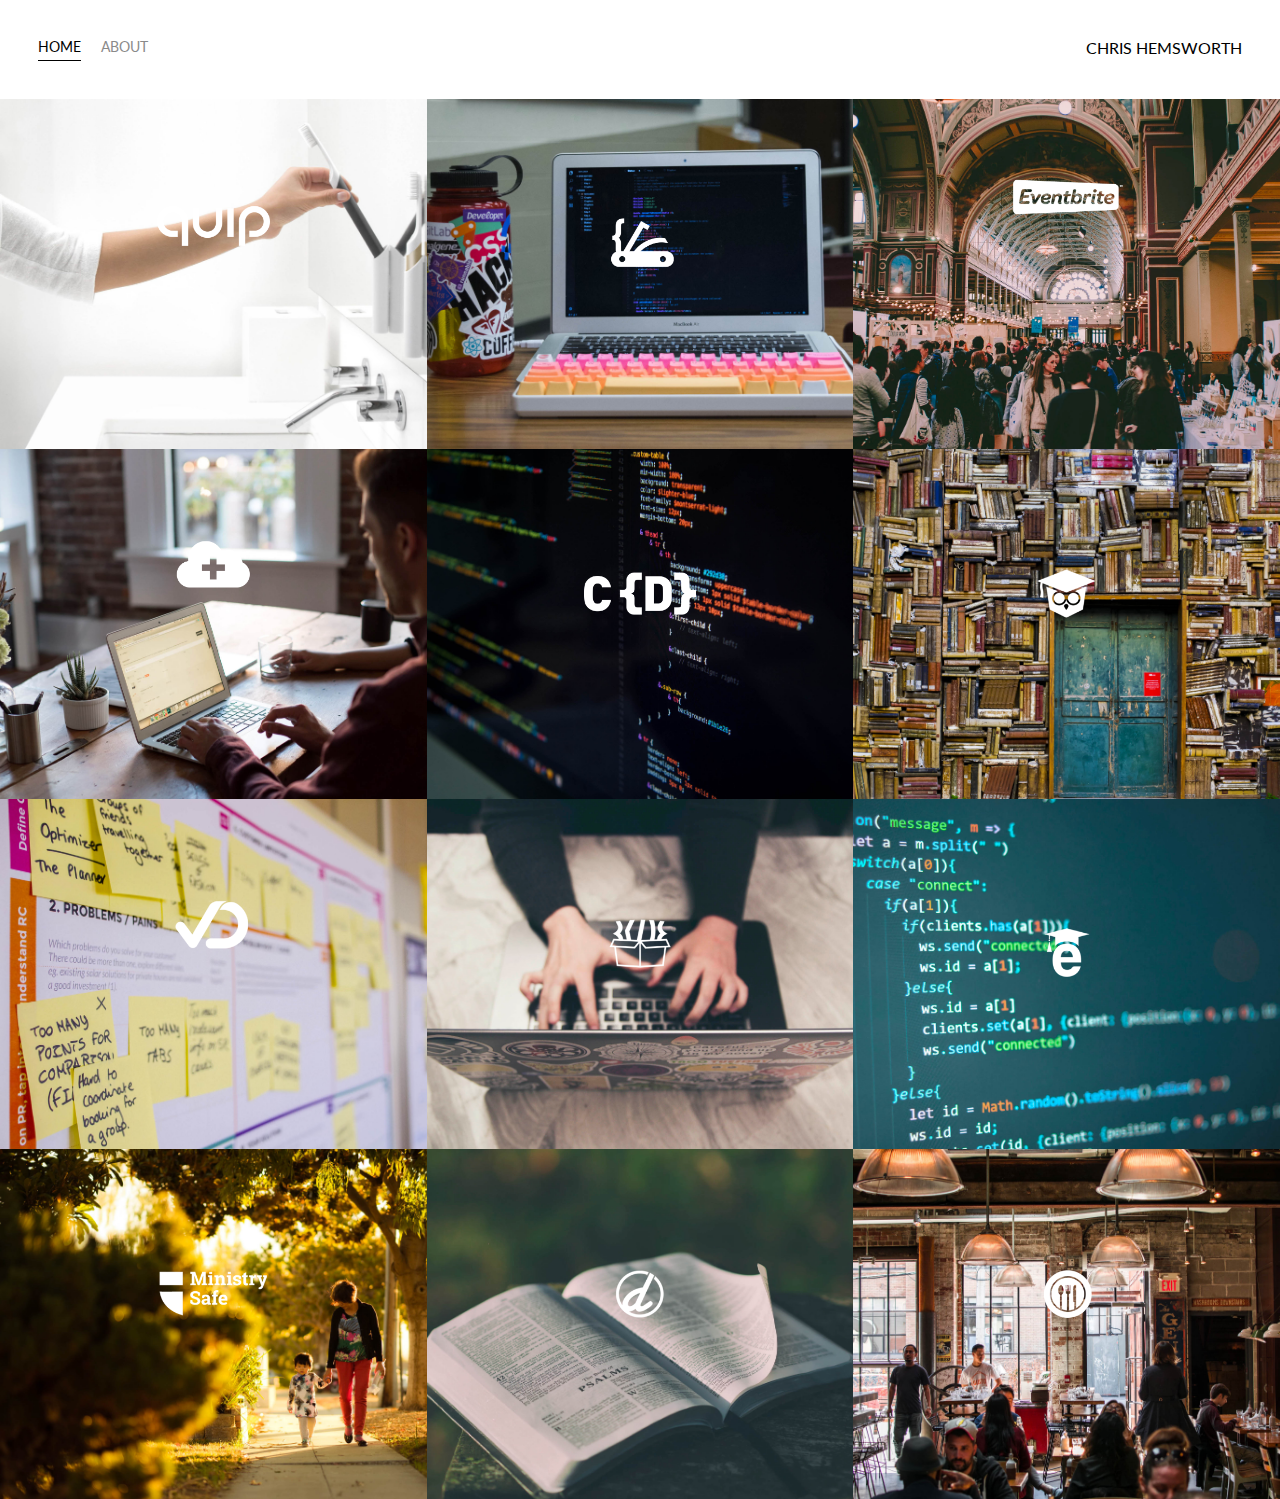
<file: index.html>
<!DOCTYPE html>
<html lang="en">

<head>
    <meta charset="UTF-8">
    <title>Home</title>
    <link href="https://fonts.googleapis.com/css?family=Lato&display=swap" rel="stylesheet">
    <link rel="stylesheet" href="styles.css">
</head>

<body>
    <div class="container">
        <div class="nav-wrapper">
            <div class="left-side">
                <div class="nav-link-wrapper active-nav-link">
                    <a href="index.html">Home</a>
                </div>
                <div class="nav-link-wrapper">

                    <a href="about.html">About</a>
                </div>

            </div>
            <div class="right-side">
                <div class="brand">
                    <div>CHRIS HEMSWORTH</div>
                </div>
            </div>

        </div>

        <div class="content-wrapper">
            <div class="portfolio-items-wrapper">
                <div class="portfolio-item-wrapper">
                    <div class="portfolio-img-background" style="background-image: url(images/portfolio1.jpg)">
                    </div>
                    <div class="img-text-wrapper">
                        <div class="logo-wrapper">
                            <img src="images/logos/quip.png" alt="quip">
                        </div>
                        <div class="subtitle">
                            I built the Quip Ecommerce platform, named a Top 25 Invention by Time Magazine in 2016.
                        </div>
                    </div>
                </div>

                <div class="portfolio-item-wrapper">
                    <div class="portfolio-img-background" style="background-image: url(images/portfolio2.jpg)">
                    </div>
                    <div class="img-text-wrapper">
                        <div class="logo-wrapper">
                            <img src="images/logos/devcamp.png" alt="quip">
                        </div>
                        <div class="subtitle">
                            Coding bootcamp and learning management system.
                        </div>
                    </div>
                </div>

                <div class="portfolio-item-wrapper">
                    <div class="portfolio-img-background" style="background-image: url(images/portfolio3.jpg)">
                    </div>
                    <div class="img-text-wrapper">
                        <div class="logo-wrapper">
                            <img src="images/logos/eventbrite.png" alt="quip">
                        </div>
                        <div class="subtitle">
                            Eventbrite is the leading event management platform on the web with millions of individuals
                            utilizing their applications to find, register or, and management events in numerous
                            industries.
                        </div>
                    </div>
                </div>

                <div class="portfolio-item-wrapper">
                    <div class="portfolio-img-background" style="background-image: url(images/portfolio4.jpg)">
                    </div>
                    <div class="img-text-wrapper">
                        <div class="logo-wrapper">
                            <img src="images/logos/shop-hacker.png" alt="quip">
                        </div>
                        <div class="subtitle">
                            Shop Hacker allows you to easily import digital products such as elearning courses,
                            software, and games directly into your ecommerce store.
                        </div>
                    </div>
                </div>

                <div class="portfolio-item-wrapper">
                    <div class="portfolio-img-background" style="background-image: url(images/portfolio5.jpg)">
                    </div>
                    <div class="img-text-wrapper">
                        <div class="logo-wrapper">
                            <img src="images/logos/crondose.png" alt="quip">
                        </div>
                        <div class="subtitle">
                            Online tutorials and productivity tips.
                        </div>
                    </div>
                </div>

                <div class="portfolio-item-wrapper">
                    <div class="portfolio-img-background" style="background-image: url(images/portfolio6.jpg)">
                    </div>
                    <div class="img-text-wrapper">
                        <div class="logo-wrapper">
                            <img src="images/logos/dailysmarty.png" alt="quip">
                        </div>
                        <div class="subtitle">
                            Keep track of what you learn every day.
                        </div>
                    </div>
                </div>

                <div class="portfolio-item-wrapper">
                    <div class="portfolio-img-background" style="background-image: url(images/portfolio7.jpg)">
                    </div>
                    <div class="img-text-wrapper">
                        <div class="logo-wrapper">
                            <img src="images/logos/dashtrack.png" alt="quip">
                        </div>
                        <div class="subtitle">
                            What you track improves. DashTrack is a journal that makes it easy to track your daily tasks
                            a
                        </div>
                    </div>
                </div>

                <div class="portfolio-item-wrapper">
                    <div class="portfolio-img-background" style="background-image: url(images/portfolio8.jpg)">
                    </div>
                    <div class="img-text-wrapper">
                        <div class="logo-wrapper">
                            <img src="images/logos/devtrunk.png" alt="quip">
                        </div>
                        <div class="subtitle">
                            Online shop for developer happiness.

                        </div>
                    </div>
                </div>

                <div class="portfolio-item-wrapper">
                    <div class="portfolio-img-background" style="background-image: url(images/portfolio9.jpg)">
                    </div>
                    <div class="img-text-wrapper">
                        <div class="logo-wrapper">
                            <img src="images/logos/edutechional.png" alt="quip">
                        </div>
                        <div class="subtitle">
                            Online technology tutorials.
                        </div>
                    </div>
                </div>

                <div class="portfolio-item-wrapper">
                    <div class="portfolio-img-background" style="background-image: url(images/portfolio10.jpg)">
                    </div>
                    <div class="img-text-wrapper">
                        <div class="logo-wrapper">
                            <img src="images/logos/ministry-safe.png" alt="quip">
                        </div>
                        <div class="subtitle">
                            A complete child safety system for organizations.
                        </div>
                    </div>
                </div>

                <div class="portfolio-item-wrapper">
                    <div class="portfolio-img-background" style="background-image: url(images/portfolio11.jpg)">
                    </div>
                    <div class="img-text-wrapper">
                        <div class="logo-wrapper">
                            <img src="images/logos/open-devos.png" alt="quip">
                        </div>
                        <div class="subtitle">
                            Publish and share daily devotionals.
                        </div>
                    </div>
                </div>

                <div class="portfolio-item-wrapper">
                    <div class="portfolio-img-background" style="background-image: url(images/portfolio12.jpg)">
                    </div>
                    <div class="img-text-wrapper">
                        <div class="logo-wrapper">
                            <img src="images/logos/toastability.png" alt="quip">
                        </div>
                        <div class="subtitle">
                            Easy way to manage the digital life of your bar or restaurant.
                        </div>
                    </div>
                </div>
            </div>
        </div>
    </div>

</body>

<script>
    const portfolioItems = document.querySelectorAll('.portfolio-item-wrapper')
    portfolioItems.forEach(portfolioItem => {
        portfolioItem.addEventListener('mouseover', () => {
            portfolioItem.childNodes[1].classList.add('img-darken')
        })

        portfolioItem.addEventListener('mouseout', () => {
            portfolioItem.childNodes[1].classList.remove('img-darken')
        })
    })
</script>

</html>
</file>
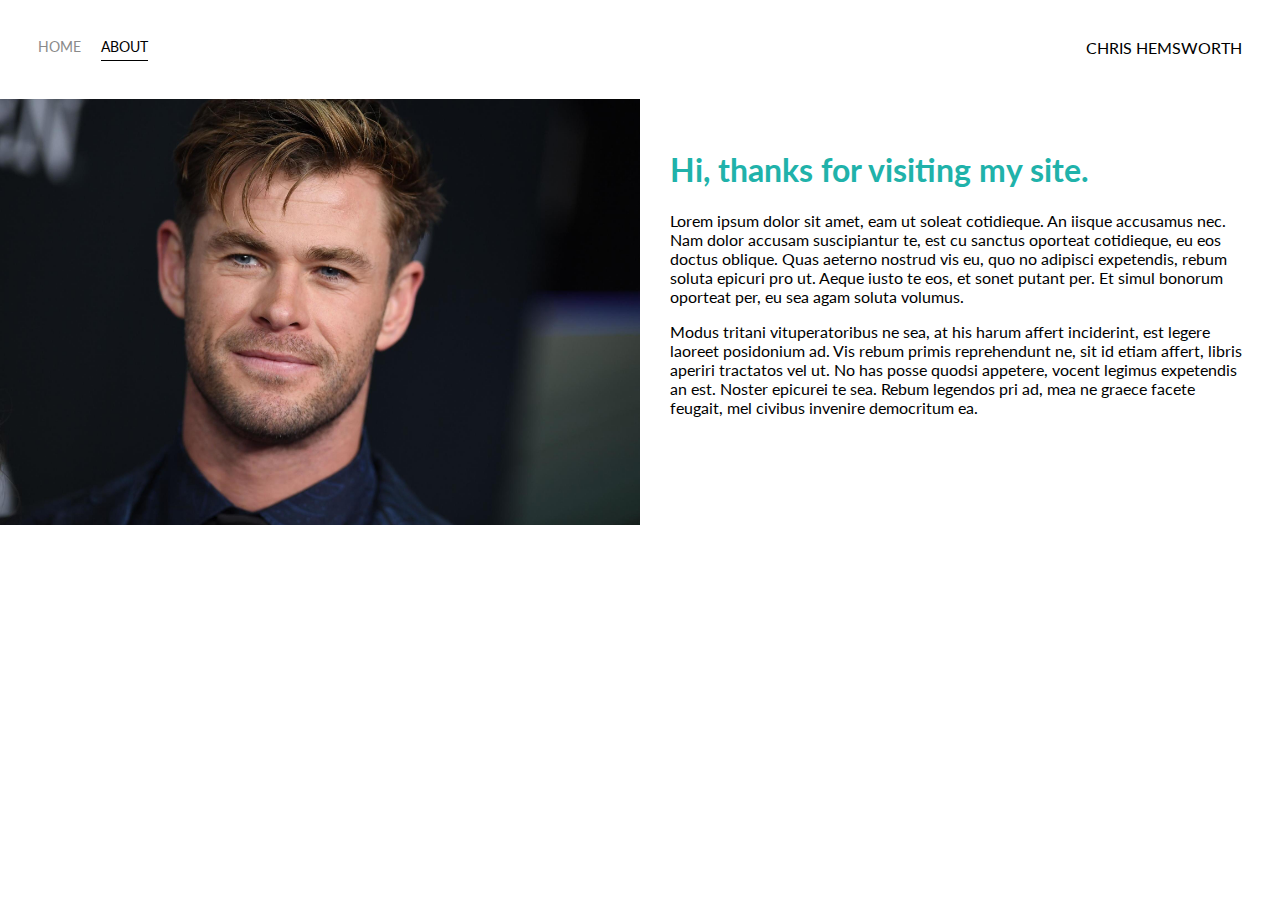
<file: about.html>
<!DOCTYPE html>
<html lang="en">

<head>
    <meta charset="UTF-8">
    <title>About</title>
    <link href="https://fonts.googleapis.com/css?family=Lato&display=swap" rel="stylesheet">
    <link rel="stylesheet" href="styles.css">
</head>

<body>
    <div class="container">
        <div class="nav-wrapper">
            <div class="left-side">
                <div class="nav-link-wrapper">
                    <a href="index.html">Home</a>
                </div>
                <div class="nav-link-wrapper active-nav-link">

                    <a href="about.html">About</a>
                </div>

            </div>
            <div class="right-side">
                <div class="brand">
                    <div>CHRIS HEMSWORTH</div>
                </div>
            </div>

        </div>

        <div class="content-wrapper">
            <div class="two-column-wrapper">
                <div class="profile-image-wrapper">
                    <img src="images/profile.jpg" alt="profile">
                </div>
                <div class="profile-content-wrapper">
                    <h1> Hi, thanks for visiting my site.</h1>
                    <p>Lorem ipsum dolor sit amet, eam ut soleat cotidieque. An iisque accusamus nec. Nam dolor accusam
                        suscipiantur te, est cu sanctus oporteat cotidieque, eu eos doctus oblique. Quas aeterno nostrud
                        vis eu, quo no adipisci expetendis, rebum soluta epicuri pro ut. Aeque iusto te eos, et sonet
                        putant per. Et simul bonorum oporteat per, eu sea agam soluta volumus.</p>

                    <p>Modus tritani vituperatoribus ne sea, at his harum affert inciderint, est legere laoreet
                        posidonium ad. Vis rebum primis reprehendunt ne, sit id etiam affert, libris aperiri tractatos
                        vel ut. No has posse quodsi appetere, vocent legimus expetendis an est. Noster epicurei te sea.
                        Rebum legendos pri ad, mea ne graece facete feugait, mel civibus invenire democritum ea.</p>
                </div>
            </div>
        </div>
    </div>

</body>

</html>
</file>
<file: styles.css>
/*Master  Styles*/
body{
    font-family: "Lato", sans-serif;
    margin: 0px;
}

.container{
    display: grid;
    grid-template-columns: 1fr;
}

/*Nav styles*/

.nav-wrapper{
    display: flex;
    justify-content: space-between;
    padding: 38px;
}

.left-side{
    display: flex;
}

.nav-wrapper > .left-side > div{
    margin-right: 20px;
    font-size: 0.9em;
    text-transform: uppercase;
}

.nav-link-wrapper{
    height: 22px;
    border-bottom: 1px solid transparent;
    transition: border-bottom 0.5s;
}

.nav-link-wrapper a { 
    color: #8a8a8a;
    text-decoration: none;
    transition: color 0.5s;
}

.nav-link-wrapper:hover { 
    border-bottom: 1px solid black;
}

.nav-link-wrapper a:hover { 
    color:  black;
}

.active-nav-link{
    border-bottom: 1px solid black;
}

.active-nav-link a{
   color: black !important;
}

/*Portfolio styles*/
.portfolio-items-wrapper{
    display: grid;
    grid-template-columns: 1fr 1fr 1fr;
}

.portfolio-item-wrapper{
    position: relative;
}

.portfolio-img-background{
    height: 350px;
    width: 100%;
    background-size: cover;
    background-position: center;
    background-repeat: no-repeat;
}

.img-text-wrapper{
    position: absolute;
    top: 0;
    display: flex;
    flex-direction: column;
    justify-content: center;
    align-items: center;
    height: 100%;
    text-align: center;
    padding-left: 100px;
    padding-right: 100px;
}

.logo-wrapper img{
    width: 50%;
    margin-bottom: 20px;
}
.img-text-wrapper .subtitle{
    transition: 1s;
    color: transparent;
    font-weight: bold;
}

.img-text-wrapper:hover .subtitle{
    font-weight: bold;
    color: lightseagreen;
}

.img-darken{
    transition: 1s;
    filter: brightness(10%);
}

/*About page styles*/
.two-column-wrapper{
    display: grid;
    grid-template-columns: 1fr 1fr;
}

.profile-image-wrapper img{
    width: 100%;
}

.profile-content-wrapper{
    padding: 30px;
}

.profile-content-wrapper h1{
    color: lightseagreen;
}
</file>
